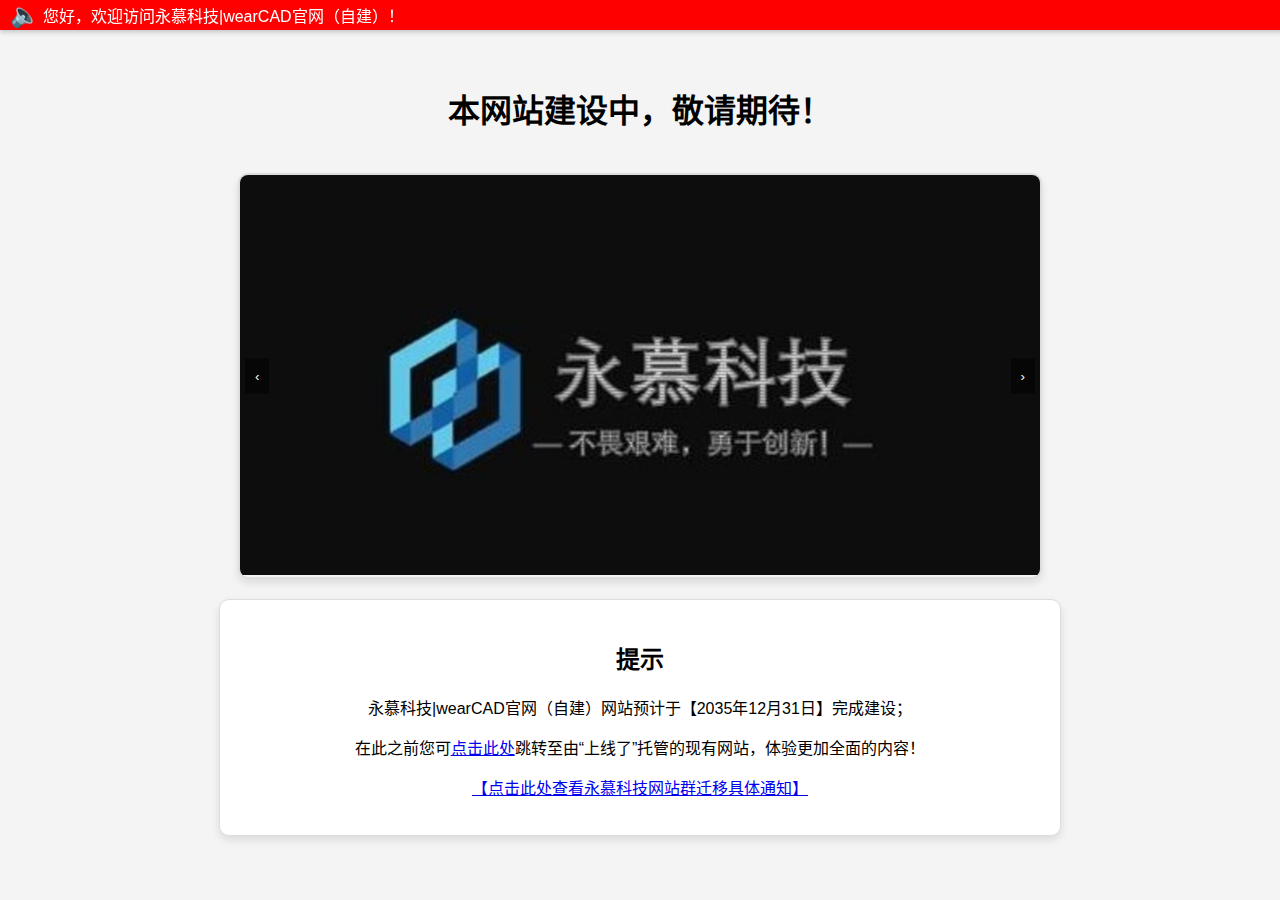
<file: wearCAD官网（自建）.html>
<!DOCTYPE html>  
<html lang="zh-CN">  
<head>  
    <meta charset="UTF-8">  
    <meta name="viewport" content="width=device-width, initial-scale=1.0">  
    <title>【建设中】永慕科技|wearCAD官网（自建）</title>  
    <link rel="stylesheet" href="wearCAD-styles.css">  
</head>  
<body>  
    <header>  
        <h1>本网站建设中，敬请期待！</h1>  
    </header>  
  <style>  
        /* 在这里添加你的CSS样式 */  
        .notification-bar {  
    position: fixed;  
    top: 0;  
    left: 0;  
    width: 100%;  
    z-index: 1000; /* 确保在其他内容之上 */
    height: 30px; /* 假设通知栏高度为30px */  
    background-color: #f00; /* 红色背景 */  
    color: #fff; /* 白色文字 */  
    padding: 0 10px;  
    display: flex;  
    align-items: center;  
    box-shadow: 0 2px 5px rgba(0,0,0,0.2);  
}  
  
.icon-container {  
    margin-right: 3px;  
    font-size: 24px; /* 喇叭图标大小 */  
}  
  
.scrolling-text {  
    flex-grow: 1;  
    overflow: hidden;  
    white-space: nowrap;  
    box-sizing: border-box;  
    animation: scrollText 12s linear infinite; /* 滚动动画 */  
   }  
  
@keyframes scrollText {  
    from {  
        transform: translateX(100%);  
    }  
    to {  
        transform: translateX(-100%);  
    }  
}  
  
/* 可选：设置自动隐藏的通知文本 */  
.hidden {  
    display: none;  
}
    </style>  
</head>  
<body>
<div class="notification-bar">  
    <div class="icon-container">  
        <span class="icon">🔈</span> <!-- 使用HTML实体编号表示喇叭图标 -->  
    </div>  
<div class="scrolling-text" id="message-container">  
        <!-- 这里可以通过JavaScript动态添加文本 -->  
    </div>  
<script>  
document.addEventListener('DOMContentLoaded', function() {  
    let messages = [  
        { text: "您好，欢迎访问永慕科技|wearCAD官网（自建）！", endTime: new Date('9999-12-31T23:59:59').getTime() }, 
        { text: "不畏艰难，勇于创新！", endTime: new Date('9999-12-31T23:59:59').getTime() },
        { text: "永慕科技网站群新篇待绽，十载江湖再会！", endTime: new Date('2035-12-31T23:59:59').getTime() },
        { text: "💡本网站建设中，详情请见网站提示栏！", endTime: new Date('2035-12-31T23:59:59').getTime() },
        { text: "永慕科技网站群即将迎来2.0时代，敬请期待！", endTime: new Date('2035-12-31T23:59:59').getTime() },  
        { text: "通知栏调试中，如给您带来不好的体验，敬请谅解！", endTime: new Date('9999-12-31T23:59:59').getTime() },  
         ];
    let currentIndex = 0; // 跟踪当前消息索引  
  
function updateMessage() {  
    let foundActive = false; // 标记是否找到并显示了一个未过期的消息  
  
    // 不断尝试找到未过期的消息  
    while (!foundActive && currentIndex < messages.length) {  
        let activeMessage = messages[currentIndex];  
        let now = new Date().getTime(); // 当前时间  
  
        // 检查消息是否未过期  
        if (activeMessage.endTime > now) {  
            document.getElementById('message-container').textContent = activeMessage.text;  
            foundActive = true; // 找到并显示了一个未过期的消息  
        }  
  
        // 如果没有找到未过期的消息，尝试下一个消息  
        currentIndex = (currentIndex + 1) % messages.length;  
  
        // 如果已经回到第一个消息但还没有找到未过期的，重置currentIndex以避免无限循环  
        if (currentIndex === 0 && !foundActive) {  
            currentIndex = 0; // 实际上这里不需要再次设置0，因为循环会从头开始
                       // 你可能想在这里添加一个额外的逻辑来处理没有未过期消息的情况，比如显示一个默认的占位符消息  
            document.getElementById('message-container').textContent = "【目前无消息可通知，请添加新内容！】";  
            break; // 跳出循环  
        }  
    }  
  
    // 注意：这里没有再次增加currentIndex，因为它已经在循环内部处理  
} 
  
    // 每12秒更新一次消息  
    setInterval(updateMessage, 12000);  
  
    // 初始化时立即显示第一个有效消息  
    updateMessage();  
});  
</script>  
</div>

    <section class="carousel">  
        <div class="carousel-inner">  
            <a href="https://yongmukeji.top" class="carousel-item" data-expiry="9999-12-31">  
                <img src="Yongmu Technology Icon - Carousel Chart.jpg" alt="图片1">  
            </a>  
            <a href="#" class="carousel-item" data-expiry="9999-12-31">  
                <img src="Yongmu technology slogan.jpg" alt="图片2">  
            </a>
            <a href="https://mp.weixin.qq.com/s/W9Po9X2B-mSRYRiMBK6duA" class="carousel-item" data-expiry="2035-12-31">  
                <img src="The new chapter of Yongmu Technology website group is waiting to bloom - ten years of rivers and lakes will meet again.jpg" alt="图片3">  
            </a> 
                        <!-- 可以添加更多图片 -->  
        </div>  
        <button class="carousel-btn prev">‹</button>  
        <button class="carousel-btn next">›</button>  
    </section>  
  
    <section class="notification">  
        <h2>提示</h2>  
        <p>永慕科技|wearCAD官网（自建）网站预计于【2035年12月31日】完成建设；</a></p>  
        <p>在此之前您可<a href="https://wearcad.mysxl.cn" target="_blank">点击此处</a>跳转至由“上线了”托管的现有网站，体验更加全面的内容！</p>
        <p><a href="https://yongmukeji.top/%E6%B0%B8%E6%85%95%E7%A7%91%E6%8A%80%E7%BD%91%E7%AB%99%E6%95%B0%E6%8D%AE%E8%BF%81%E7%A7%BB%E9%80%9A%E7%9F%A5.html" target="_blank">【点击此处查看永慕科技网站群迁移具体通知】</a></p>  
  
    </section>  
  
    <script src="wearCAD-script.js"></script>  

</body>  
</html>
</file>
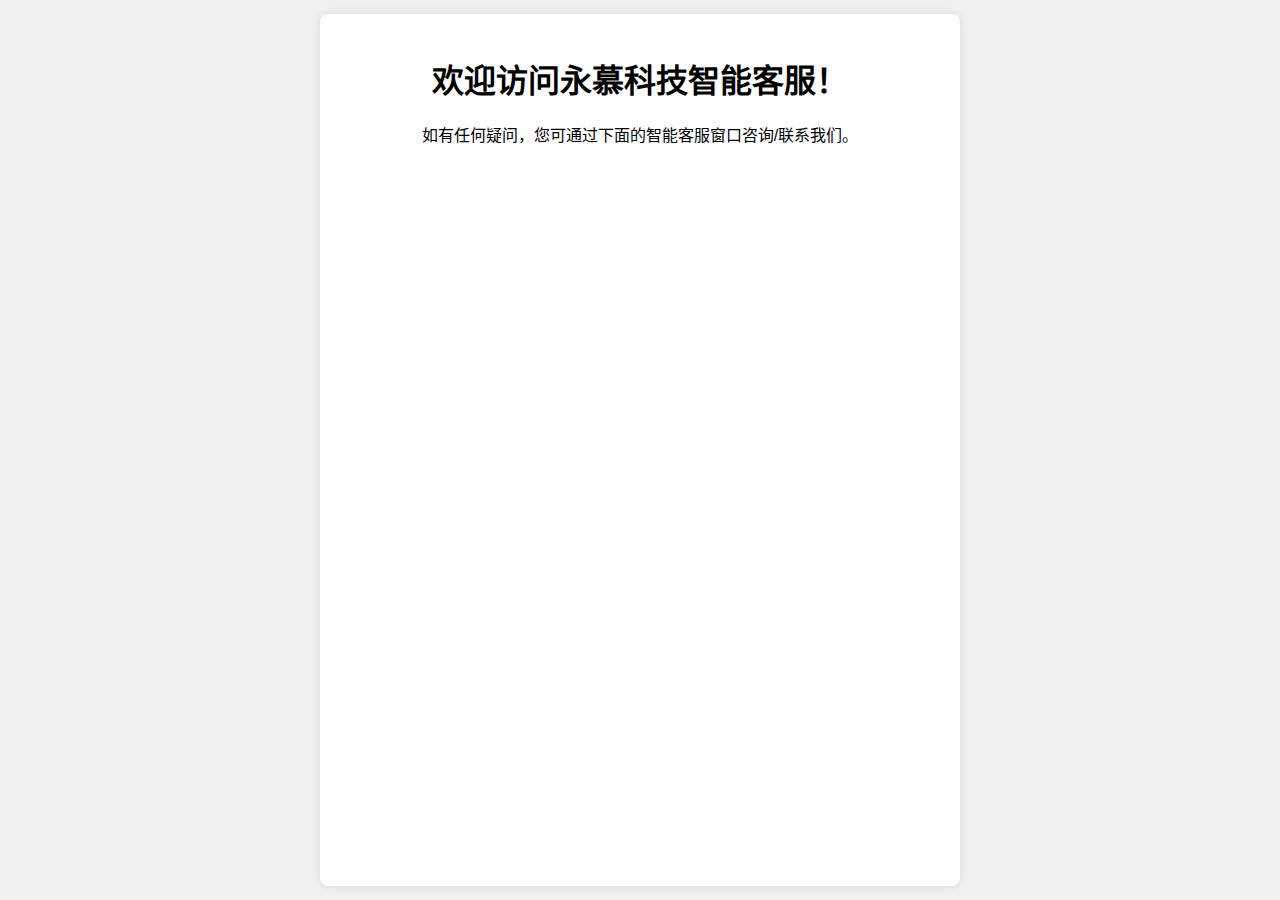
<file: Yongmu technology intelligent customer service.html>
<!DOCTYPE html>
<html lang="zh-CN">
<head>
    <meta charset="UTF-8">
    <meta name="viewport" content="width=device-width, initial-scale=1.0">
    <title>永慕科技智能客服</title>
    <style>
        body {
            font-family: Arial, sans-serif;
            margin: 0;
            padding: 0;
            display: flex;
            flex-direction: column;
            align-items: center;
            justify-content: center;
            height: 100vh;
            background-color: #f0f0f0;
            transition: opacity 1s ease;
        }
        .maintenance-overlay {
            position: fixed;
            top: 0;
            left: 0;
            width: 100%;
            height: 100%;
            background-color: rgba(0, 0, 0, 0.8);
            color: #fff;
            display: flex;
            flex-direction: column;
            align-items: center;
            justify-content: center;
            text-align: center;
            z-index: 9999;
            opacity: 1;
            visibility: visible;
            transition: opacity 1s ease, visibility 1s ease;
        }
        .maintenance-overlay.hidden {
            opacity: 0;
            visibility: hidden;
        }
        .maintenance-message {
            margin-bottom: 20px;
            font-size: calc(16px + 0.8vw); /* 根据屏幕尺寸调整字体大小 */
        }
        .maintenance-link {
            color: #fff;
            text-decoration: underline;
            cursor: pointer;
            font-size: calc(14px + 0.6vw); /* 根据屏幕尺寸调整字体大小 */
        }
        .container {
            width: 90%; /* 使用百分比宽度 */
            max-width: 600px;
            background-color: #fff;
            padding: 20px;
            box-shadow: 0 0 10px rgba(0, 0, 0, 0.1);
            border-radius: 8px;
            text-align: center;
            position: relative; /* Ensure container is above overlay when overlay is hidden */
            z-index: 1; /* Ensure container is above overlay when overlay is hidden */
        }
        iframe {
            width: 100%;
            height: calc(100vh - 200px); /* 根据视口高度调整iframe高度，留出一些空间给标题和描述 */
            border: none;
        }
        @media (max-width: 600px) {
            .maintenance-message {
                font-size: 18px; /* 在小屏幕上使用固定字体大小 */
            }
            .maintenance-link {
                font-size: 16px; /* 在小屏幕上使用固定字体大小 */
            }
            iframe {
                height: calc(100vh - 150px); /* 在小屏幕上调整iframe高度 */
            }
        }
    </style>
</head>
<body>
    <div id="maintenanceOverlay" class="maintenance-overlay">
        <div class="maintenance-message">系统维护中，暂停服务！</div>
        <div class="maintenance-message">维护时间：2024年12月31日00：00—2025年1月1日23：59：59</div>
        <div class="maintenance-link" onclick="goToWebsite()">【点击此处返回官网】</div>
    </div>
    <div class="container" id="mainContainer">
        <h1>欢迎访问永慕科技智能客服！</h1>
        <p>如有任何疑问，您可通过下面的智能客服窗口咨询/联系我们。</p>
        <iframe src="https://chatbot.weixin.qq.com/webapp/xa8pVadXexnpYypLGlFKv3RQONcsq5?robotName=%E6%B0%B8%E6%85%95%E7%A7%91%E6%8A%80%E6%99%BA%E8%83%BD%E5%AE%A2%E6%9C%8D" title="智能客服" id="smartAgentIframe"></iframe>
    </div>

    <script>
        // 设置维护结束的时间戳（毫秒）
        var maintenanceEndTime = new Date('2025-01-01T23:59:59').getTime();

        // 获取当前时间戳（毫秒）
        var now = new Date().getTime();

        // 计算剩余时间（毫秒）
        var timeRemaining = maintenanceEndTime - now;

        // 如果当前时间已经过了维护结束时间，则隐藏维护层
        if (timeRemaining <= 0) {
            document.getElementById('maintenanceOverlay').classList.add('hidden');
        } else {
            // 否则，设置一个定时器在维护结束时隐藏维护层
            setTimeout(function() {
                document.getElementById('maintenanceOverlay').classList.add('hidden');
            }, timeRemaining);
        }

        // 函数：点击链接后跳转到官网
        function goToWebsite() {
            window.location.href = 'https://yongmukeji.top'; // 替换为你的官网URL
        }
    </script>
</body>
</html>
</file>
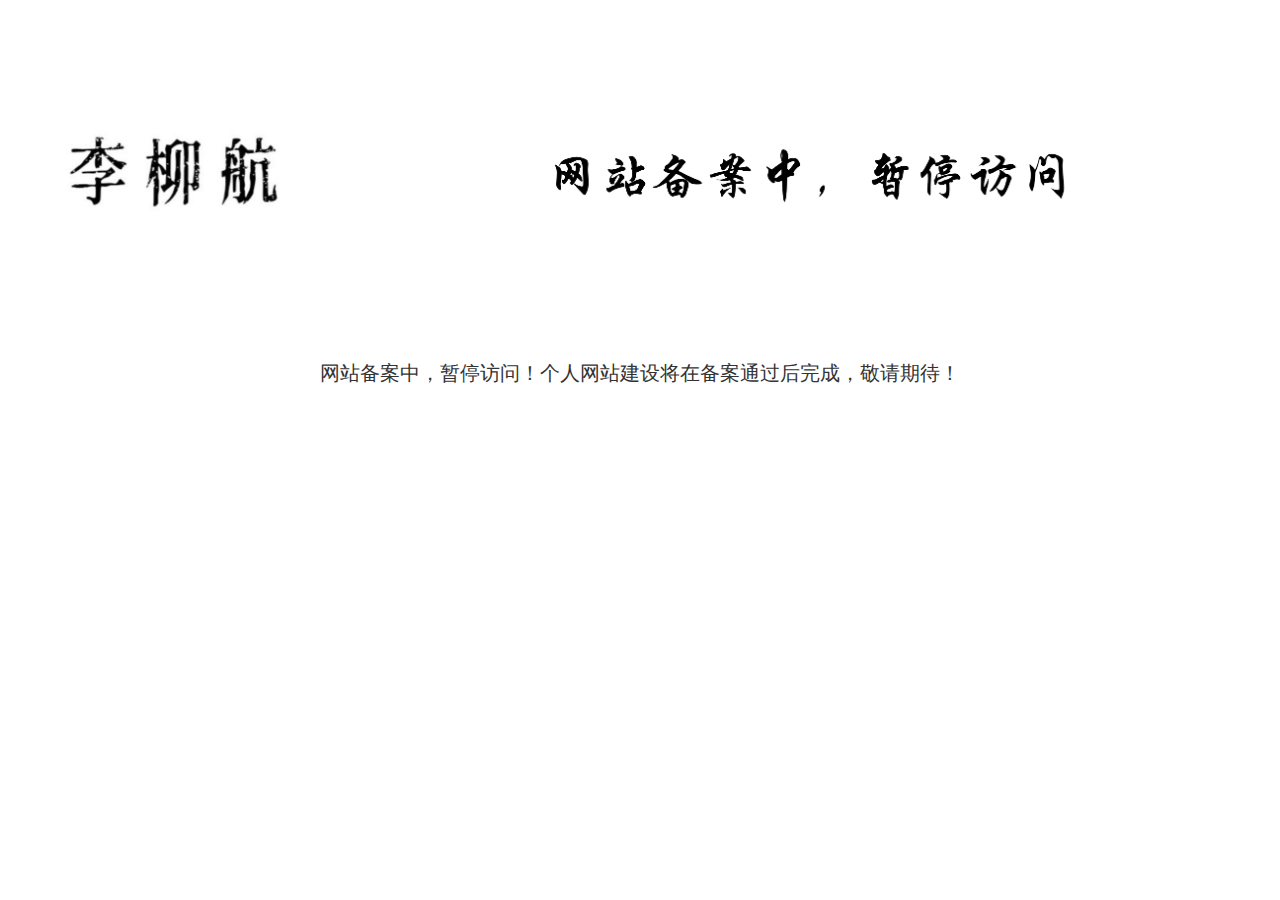
<file: 备案中提示.html>
<!DOCTYPE html>  
<html lang="zh">  
<head>  
    <meta charset="UTF-8">  
    <meta name="viewport" content="width=device-width, initial-scale=1.0">  
    <title>网站备案中</title>  
    <style>  
        /* 为图片添加样式（可选） */  
        .website-image {  
            width: 100%; /* 或固定宽度，如 width: 300px; */  
            height: auto; /* 保持图片比例 */  
            display: block; /* 避免图片下方出现空隙 */  
            margin: 0 auto; /* 水平居中图片 */  
        }  
  
        /* 为下方的文字添加样式（可选） */  
        .notice {  
            text-align: center; /* 文字居中 */  
            margin-top: 30px; /* 与图片之间留点空隙 */  
            font-size: 20px; /* 字体大小 */  
            color: #333; /* 字体颜色 */  
        }  
    </style>  
</head>  
<body>  
  
<img src="备案中提示.png" alt="网站封面" class="website-image">  
<p class="notice">网站备案中，暂停访问！个人网站建设将在备案通过后完成，敬请期待！</p>  
  
</body>  
</html>
</file>
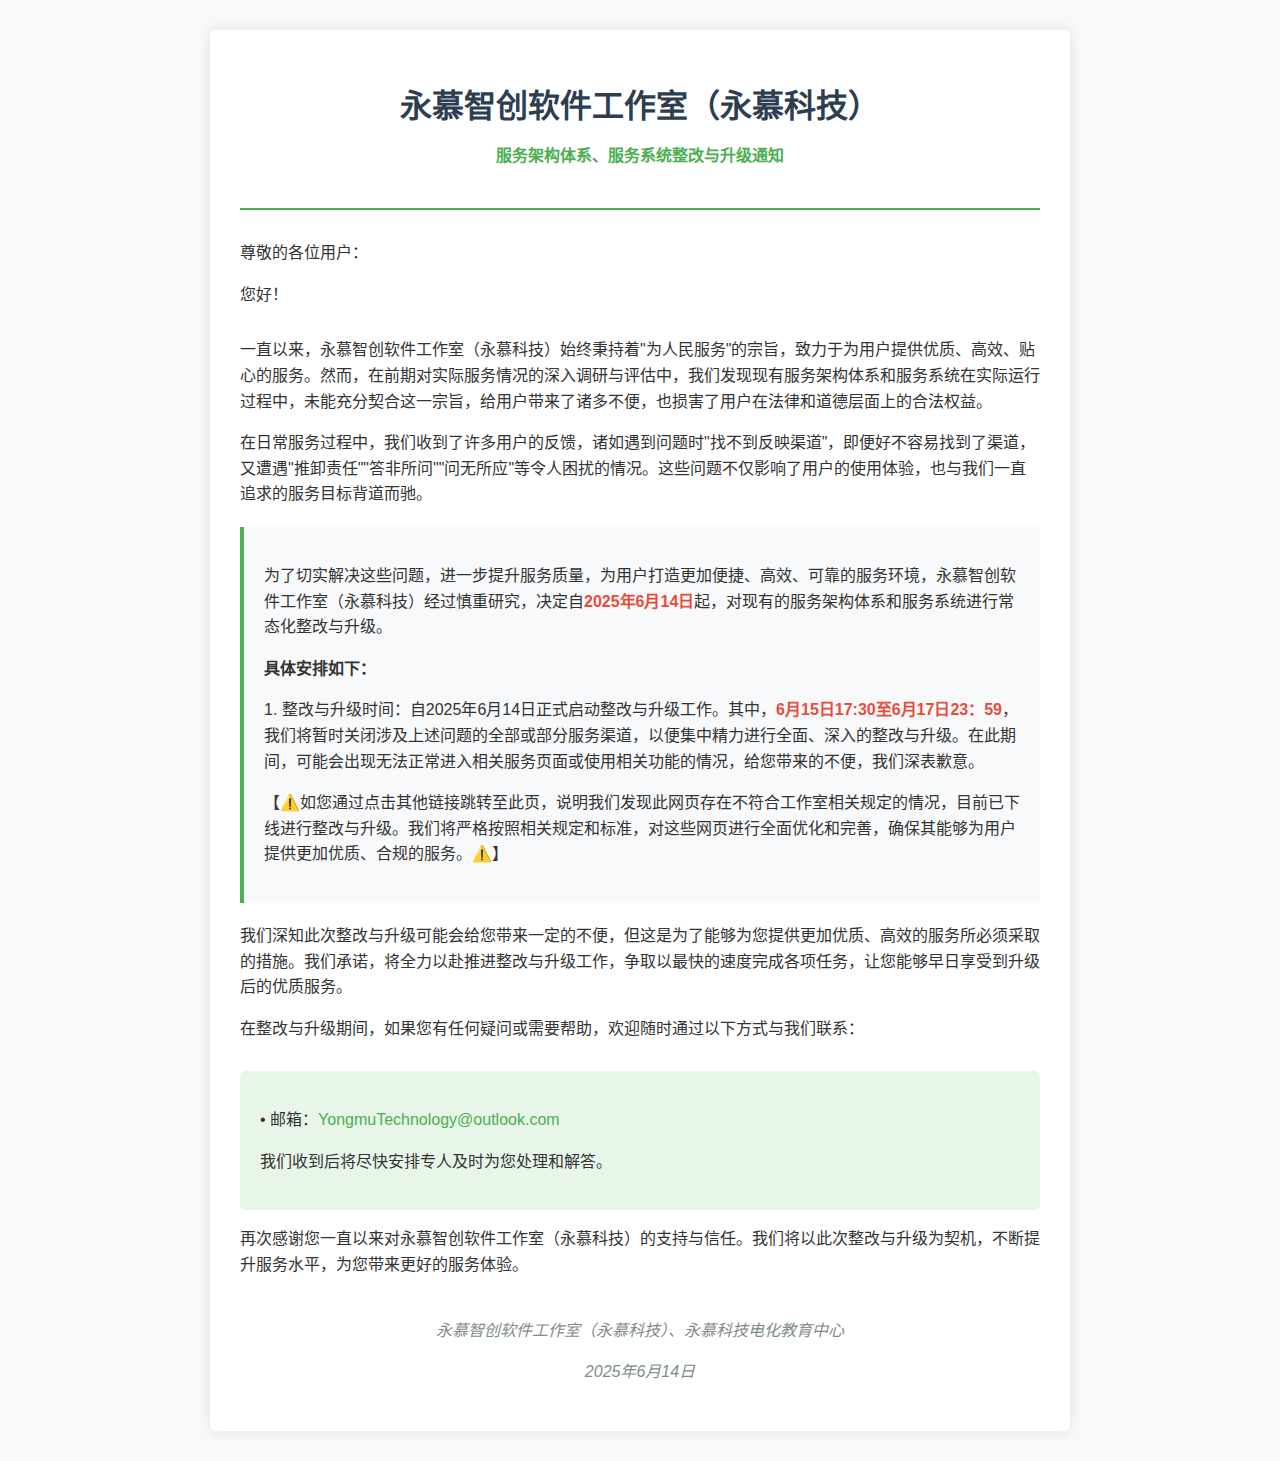
<file: 整改、升级通知.html>
<!DOCTYPE html>
<html lang="zh-CN">
<head>
    <meta charset="UTF-8">
    <meta name="viewport" content="width=device-width, initial-scale=1.0">
    <title>永慕科技服务整改、升级通知</title>
    <style>
        body {
            font-family: 'Microsoft YaHei', Arial, sans-serif;
            line-height: 1.6;
            margin: 0;
            padding: 0;
            color: #333;
            background-color: #f9f9f9;
        }
        
        .container {
            max-width: 800px;
            margin: 30px auto;
            background-color: white;
            padding: 30px;
            box-shadow: 0 0 15px rgba(0,0,0,0.1);
            border-radius: 5px;
        }
        
        header {
            text-align: center;
            margin-bottom: 30px;
            border-bottom: 2px solid #4CAF50;
            padding-bottom: 20px;
        }
        
        h1 {
            color: #2c3e50;
            margin-bottom: 10px;
        }
        
        .subtitle {
            font-weight: bold;
            color: #4CAF50;
            margin-bottom: 20px;
        }
        
        .salutation {
            margin-bottom: 30px;
        }
        
        .content {
            margin-bottom: 30px;
        }
        
        .notice-box {
            background-color: #f8f9fa;
            border-left: 4px solid #4CAF50;
            padding: 20px;
            margin: 20px 0;
        }
        
        .contact-info {
            background-color: #e8f5e9;
            padding: 20px;
            border-radius: 5px;
            margin-top: 30px;
        }
        
        .footer {
            margin-top: 40px;
            text-align: center;
            font-style: italic;
            color: #7f8c8d;
        }
        
        .highlight {
            color: #e74c3c;
            font-weight: bold;
        }
    </style>
</head>
<body>
    <div class="container">
        <header>
            <h1>永慕智创软件工作室（永慕科技）</h1>
            <div class="subtitle">服务架构体系、服务系统整改与升级通知</div>
        </header>
        
        <div class="salutation">
            <p>尊敬的各位用户：</p>
            <p>您好！</p>
        </div>
        
        <div class="content">
            <p>一直以来，永慕智创软件工作室（永慕科技）始终秉持着"为人民服务"的宗旨，致力于为用户提供优质、高效、贴心的服务。然而，在前期对实际服务情况的深入调研与评估中，我们发现现有服务架构体系和服务系统在实际运行过程中，未能充分契合这一宗旨，给用户带来了诸多不便，也损害了用户在法律和道德层面上的合法权益。</p>
            
            <p>在日常服务过程中，我们收到了许多用户的反馈，诸如遇到问题时"找不到反映渠道"，即便好不容易找到了渠道，又遭遇"推卸责任""答非所问""问无所应"等令人困扰的情况。这些问题不仅影响了用户的使用体验，也与我们一直追求的服务目标背道而驰。</p>
            
            <div class="notice-box">
                <p>为了切实解决这些问题，进一步提升服务质量，为用户打造更加便捷、高效、可靠的服务环境，永慕智创软件工作室（永慕科技）经过慎重研究，决定自<span class="highlight">2025年6月14日</span>起，对现有的服务架构体系和服务系统进行常态化整改与升级。</p>
                
                <p><strong>具体安排如下：</strong></p>
                <p>1. 整改与升级时间：自2025年6月14日正式启动整改与升级工作。其中，<span class="highlight">6月15日17:30至6月17日23：59</span>，我们将暂时关闭涉及上述问题的全部或部分服务渠道，以便集中精力进行全面、深入的整改与升级。在此期间，可能会出现无法正常进入相关服务页面或使用相关功能的情况，给您带来的不便，我们深表歉意。</p>
                
                <p>【⚠️如您通过点击其他链接跳转至此页，说明我们发现此网页存在不符合工作室相关规定的情况，目前已下线进行整改与升级。我们将严格按照相关规定和标准，对这些网页进行全面优化和完善，确保其能够为用户提供更加优质、合规的服务。⚠️】</p>
            </div>
            
            <p>我们深知此次整改与升级可能会给您带来一定的不便，但这是为了能够为您提供更加优质、高效的服务所必须采取的措施。我们承诺，将全力以赴推进整改与升级工作，争取以最快的速度完成各项任务，让您能够早日享受到升级后的优质服务。</p>
            
            <p>在整改与升级期间，如果您有任何疑问或需要帮助，欢迎随时通过以下方式与我们联系：</p>
            
            <div class="contact-info">
                <p>• 邮箱：<a href="mailto:YongmuTechnology@outlook.com" style="color: #4CAF50; text-decoration: none;">YongmuTechnology@outlook.com</a></p>
                <p>我们收到后将尽快安排专人及时为您处理和解答。</p>
            </div>
            
            <p>再次感谢您一直以来对永慕智创软件工作室（永慕科技）的支持与信任。我们将以此次整改与升级为契机，不断提升服务水平，为您带来更好的服务体验。</p>
        </div>
        
        <div class="footer">
            <p>永慕智创软件工作室（永慕科技）、永慕科技电化教育中心</p>
            <p>2025年6月14日</p>
        </div>
    </div>
</body>
</html>
</file>
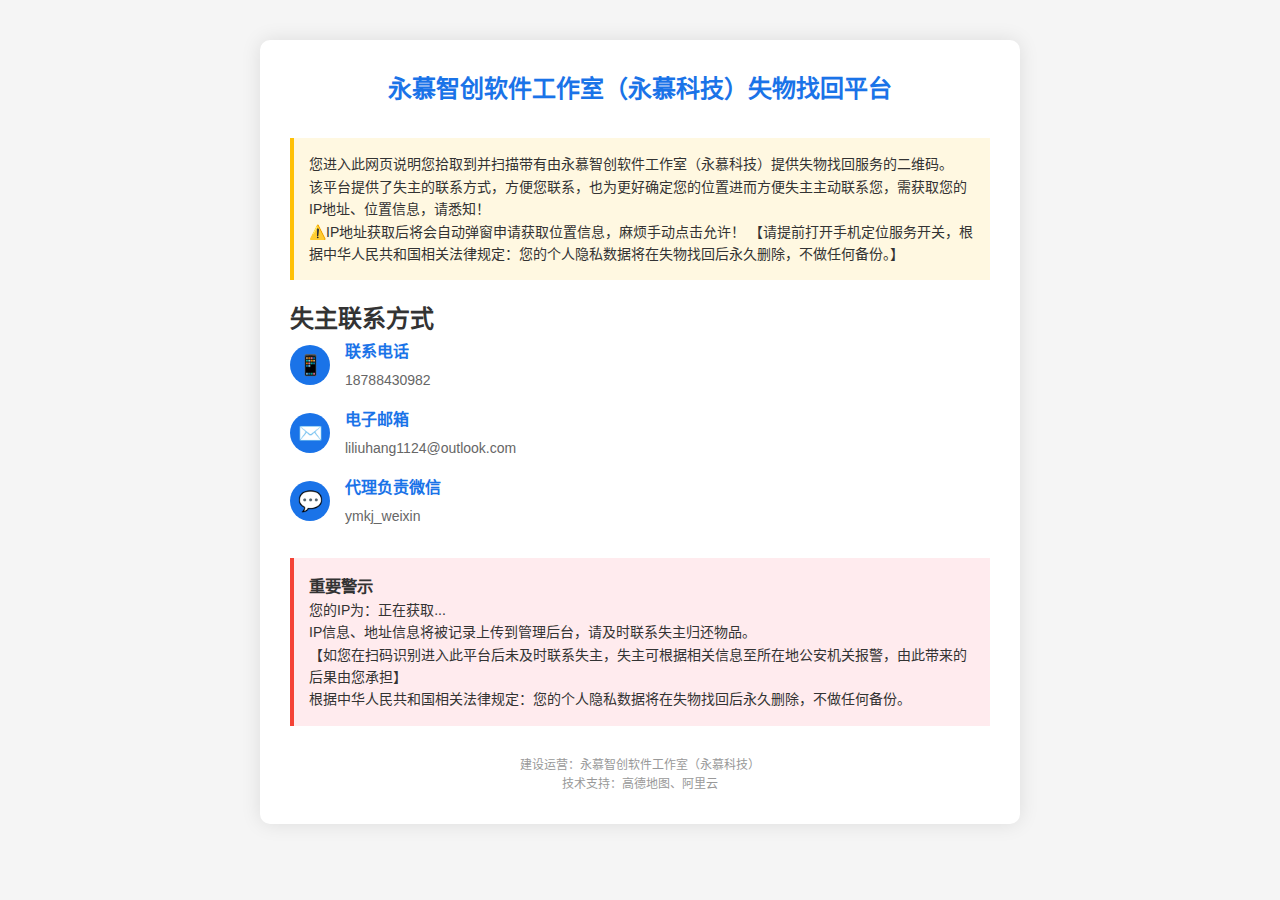
<file: 永慕智创软件工作室（永慕科技）丢失物品找回平台.html>
<!DOCTYPE html> 
<html lang="zh-CN"> 
<head> 
 <meta charset="UTF-8"> 
 <meta name="viewport" content="width=device-width, initial-scale=1.0"> 
 <title>失物找回平台 - 永慕智创软件工作室（永慕科技）</title> 
 <style> 
 * { 
  margin: 0; 
  padding: 0; 
  box-sizing: border-box; 
  font-family: 'PingFang SC', 'Microsoft YaHei', sans-serif; 
 } 
 
 body { 
  background-color: #f5f5f5; 
  color: #333; 
  line-height: 1.6; 
  padding: 20px; 
  max-width: 800px; 
  margin: 0 auto; 
 } 
 
 .container { 
  background-color: #fff; 
  border-radius: 10px; 
  box-shadow: 0 0 20px rgba(0, 0, 0, 0.1); 
  padding: 30px; 
  margin-top: 20px; 
 } 
 
 h1 { 
  color: #1a73e8; 
  text-align: center; 
  margin-bottom: 30px; 
  font-size: 24px; 
 } 
 
 .notice { 
  background-color: #fff8e1; 
  border-left: 4px solid #ffc107; 
  padding: 15px; 
  margin-bottom: 20px; 
  font-size: 14px; 
 } 
 
 .contact-info { 
  margin-bottom: 30px; 
 } 
 
 .contact-item { 
  display: flex; 
  align-items: center; 
  margin-bottom: 15px; 
 } 
 
 .contact-icon { 
  width: 40px; 
  height: 40px; 
  background-color: #1a73e8; 
  border-radius: 50%; 
  display: flex; 
  align-items: center; 
  justify-content: center; 
  color: white; 
  margin-right: 15px; 
  font-size: 20px; 
 } 
 
 .contact-detail { 
  flex: 1; 
 } 
 
 .contact-detail h3 { 
  color: #1a73e8; 
  margin-bottom: 5px; 
  font-size: 16px; 
 } 
 
 .contact-detail p { 
  color: #666; 
  font-size: 14px; 
 } 
 
 .warning { 
  background-color: #ffebee; 
  border-left: 4px solid #f44336; 
  padding: 15px; 
  margin-bottom: 20px; 
  font-size: 14px; 
 } 
 
 .footer { 
  text-align: center; 
  margin-top: 30px; 
  font-size: 12px; 
  color: #999; 
 } 
 
 .ip-display { 
  margin-top: 20px; 
  padding: 15px; 
  background-color: #e8f5e9; 
  border-left: 4px solid #4caf50; 
  font-size: 14px; 
 } 
 
 @media (max-width: 600px) { 
  .container { 
   padding: 20px; 
  } 
 
  h1 { 
   font-size: 20px; 
  } 
 } 
 </style> 
</head> 
<body> 
 <div class="container"> 
  <h1>永慕智创软件工作室（永慕科技）失物找回平台</h1> 
 
  <div class="notice"> 
   您进入此网页说明您拾取到并扫描带有由永慕智创软件工作室（永慕科技）提供失物找回服务的二维码。<br> 
   该平台提供了失主的联系方式，方便您联系，也为更好确定您的位置进而方便失主主动联系您，需获取您的IP地址、位置信息，请悉知！<br>
   ⚠️IP地址获取后将会自动弹窗申请获取位置信息，麻烦手动点击允许！
   【请提前打开手机定位服务开关，根据中华人民共和国相关法律规定：您的个人隐私数据将在失物找回后永久删除，不做任何备份。】 
  </div> 
 
  <div class="contact-info"> 
   <h2>失主联系方式</h2> 
   <div class="contact-item"> 
    <div class="contact-icon">📱</div> 
    <div class="contact-detail"> 
     <h3>联系电话</h3> 
     <p>18788430982</p> 
    </div> 
   </div> 
   <div class="contact-item"> 
    <div class="contact-icon">✉️</div> 
    <div class="contact-detail"> 
     <h3>电子邮箱</h3> 
     <p>liliuhang1124@outlook.com</p> 
    </div> 
   </div> 
   <div class="contact-item"> 
    <div class="contact-icon">💬</div> 
    <div class="contact-detail"> 
     <h3>代理负责微信</h3> 
     <p>ymkj_weixin</p> 
    </div> 
   </div> 
  </div> 
 
  <div class="warning"> 
   <h3>重要警示</h3> 
   <p>您的IP为：<span id="user-ip">正在获取...</span></p> 
   <p>IP信息、地址信息将被记录上传到管理后台，请及时联系失主归还物品。</p> 
   <p>【如您在扫码识别进入此平台后未及时联系失主，失主可根据相关信息至所在地公安机关报警，由此带来的后果由您承担】</p> 
   <p>根据中华人民共和国相关法律规定：您的个人隐私数据将在失物找回后永久删除，不做任何备份。</p> 
  </div> 
 
  <div class="ip-display" id="location-info" style="display: none;"> 
   <h3>位置信息</h3> 
   <p>您的位置信息：<span id="user-location">正在获取位置...</span></p> 
   <p>详细地址：<span id="user-address">正在获取详细地址...</span></p>
   <p>我们已记录此信息并通知失主，烦请您优先通过以上联系方式联系失主。</p> 
  </div> 
 
  <div class="footer"> 
   建设运营：永慕智创软件工作室（永慕科技）<div>技术支持：高德地图、阿里云
  </div> 
 </div> 

<div id="container"></div> 
<script type="text/javascript"> 
 window._AMapSecurityConfig = { 
  securityJsCode: "6655b8ddcef38eb7dcfc6b4ec649cedd", 
 };//如您非永慕智创软件工作室（永慕科技）员工，严禁滥用securityJsCode，否则将负法律责任！ 
</script> 
<script 
 type="text/javascript" 
 src="https://webapi.amap.com/maps?v=2.0&key=197ddb697c7ee953ddd1e0472d95b201" 
></script> 
<script type="text/javascript"> 
 var map = new AMap.Map("container", { 
  zoom: 12, 
 }); 
</script> 
 <script> 
 // 显示初始弹窗提示 
 alert("您进入此网页说明您拾取到并扫描带有由永慕智创软件工作室（永慕科技）提供失物找回服务的二维码。\n为更好确定您的位置进而方便失主联系您，需获取您的IP地址、位置信息，请提前打开手机定位服务开关！\n⚠️IP地址获取后将会自动弹窗申请获取位置信息，麻烦手动点击允许！\n\n【根据中华人民共和国相关法律规定：您的个人隐私数据将在失物找回后永久删除，不做任何备份。】"); 
 
 // 第一次确认定位服务 
 if (!confirm("【第一次提醒】请确定已打开手机定位服务，确保正确获取所需信息。\n确认打开手机定位服务后再点击确定。")) { 
  alert("请先开启定位服务后再刷新页面重试！"); 
  throw new Error("定位服务未开启"); 
 } 
 
 // 第二次确认定位服务 
 if (!confirm("【第二次提醒】请再次确认：请确保已打开手机定位服务。\n点击确定继续获取位置信息。\n⚠️IP地址获取后将会自动弹窗申请获取位置信息，麻烦手动点击允许！")) { 
  alert("请先开启定位服务后再刷新页面重试！"); 
  throw new Error("定位服务未确认开启"); 
 } 
 
 // 获取IP地址（使用ip-api.com）
 function getIPAddress(callback) {
  fetch('http://ip-api.com/json/')
    .then(response => response.json())
    .then(data => {
      if (data.status === 'success') {
        callback(data.query); // 返回IP地址
      } else {
        console.error('获取IP地址失败:', data.message);
        callback('无法获取IP地址');
      }
    })
    .catch(error => {
      console.error('获取IP地址失败:', error);
      callback('无法获取IP地址');
    });
 }
 
 // 使用高德地图API获取位置信息和详细地址
 function getAMapLocationAndAddress(callback) { 
  return new Promise((resolve, reject) => { 
   // 设置5秒超时
   const timeout = setTimeout(() => { 
    reject(new Error('获取位置信息超时')); 
   }, 5000); 
   
   AMap.plugin('AMap.Geolocation', function() { 
    const geolocation = new AMap.Geolocation({ 
     enableHighAccuracy: true, 
     timeout: 10000, 
     position: 'RB' 
    }); 
    
    geolocation.getCurrentPosition(function(status, result) { 
     clearTimeout(timeout); 
     
     if (status === 'complete') { 
      const { position } = result; 
      const locationStr = `纬度: ${position.lat}, 经度: ${position.lng}`; 
      
      // 使用高德地图反向地理编码API获取详细地址
      AMap.plugin('AMap.Geocoder', function() {
       const geocoder = new AMap.Geocoder({
        radius: 1000, // 设置查询范围，单位米
        extensions: "all" // 返回地址描述和行政区划信息
       });
       
       geocoder.getAddress(position, function(status, result) {
        if (status === 'complete' && result.regeocode) {
         const address = result.regeocode.formattedAddress;
         callback(locationStr, address);
         resolve({ location: locationStr, address: address });
        } else {
         console.error('获取详细地址失败:', result.message);
         callback(locationStr, '无法获取详细地址');
         reject(new Error(result.message));
        }
       });
      });
     } else { 
      console.error('高德地图获取位置失败:', result.message); 
      callback('无法获取精确位置信息', '无法获取详细地址'); 
      reject(new Error(result.message)); 
     } 
    }); 
   }); 
  }); 
 } 
 
 // 发送邮件到指定邮箱（通过后端API）
 function sendEmail(ip, location, address) {
  const recipient = 'liliuhang1124@outlook.com'; 
  const emailData = {
    ip: ip,
    location: location,
    address: address,
    recipient: recipient
  };

  // 发送请求到后端API
  fetch('https://yongmukeji.top/send-email?IP&location=&address&recipient', { // 替换为你的后端API URL
    method: 'POST',
    headers: {
      'Content-Type': 'application/json',
    },
    body: JSON.stringify(emailData)
  })
  .then(response => response.json())
  .then(data => console.log('邮件发送结果:', data))
  .catch(error => console.error('邮件发送失败:', error));
 } 
 
 // 页面加载时执行
 document.addEventListener('DOMContentLoaded', function() { 
  // 获取IP地址
  getIPAddress(ip => { 
   document.getElementById('user-ip').textContent = ip; 
   
   // 0秒后获取位置信息和详细地址
   setTimeout(() => { 
    getAMapLocationAndAddress((location, address) => { 
     document.getElementById('user-location').textContent = location; 
     document.getElementById('user-address').textContent = address; 
     document.getElementById('location-info').style.display = 'block'; 
     
     // 发送邮件
     sendEmail(ip, location, address); 
    }).catch(error => { 
     console.error('获取位置信息或详细地址失败:', error); 
     document.getElementById('user-location').textContent = '获取位置信息失败'; 
     document.getElementById('user-address').textContent = '获取详细地址失败'; 
     document.getElementById('location-info').style.display = 'block'; 
     
     // 即使位置或详细地址获取失败也发送通知邮件（仅IP）
     sendEmail(ip, '无法获取位置信息', '无法获取详细地址'); 
    }); 
   }, 0000); 
  }); 
 }); 
 </script> 
</body> 
</html>
</file>
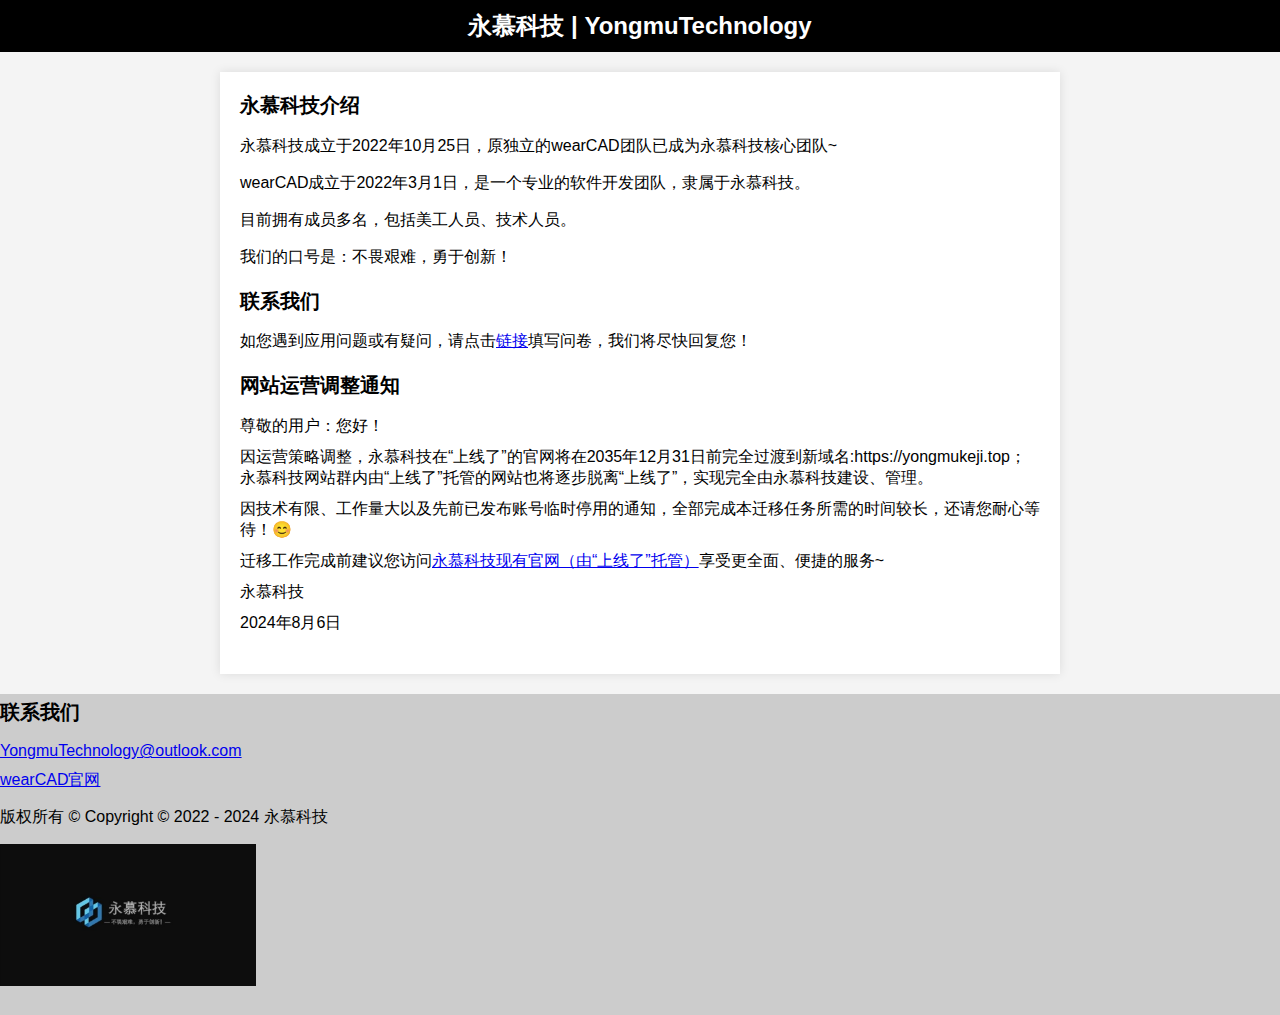
<file: 永慕科技官网（自建）.html>
<!DOCTYPE html>  
<html lang="zh">  
<head>  
    <meta charset="UTF-8">  
    <meta name="viewport" content="width=device-width, initial-scale=1.0">  
    <title>永慕科技官网（自建）</title>  
    <style>  
        body {  
            font-family: Arial, sans-serif;  
            margin: 0;  
            padding: 0;  
            background-color: #f4f4f4;  
        }  
  
        .header {  
            background-color: #000;  
            color: #fff;  
            padding: 10px 0;  
            text-align: center;  
        }  
  
        .header h1 {  
            margin: 0;  
            font-size: 24px;  
        }  
  
        .content {  
            padding: 20px;  
            max-width: 800px;  
            margin: 20px auto;  
            background-color: #fff;  
            box-shadow: 0 0 10px rgba(0, 0, 0, 0.1);  
        }  
  
        .section {  
            margin-bottom: 20px;  
        }  
  
        .section h2 {  
            font-size: 20px;  
            margin-top: 0;  
        }  
  
        .team-info {  
            list-style: none;  
            padding: 0;  
        }  
  
        .team-info li {  
            margin-bottom: 10px;  
        }  
  
        /* 设置所有链接的默认颜色为黑色 */  
.footer {  
    background-color: #cccccc; /* 使用十六进制颜色码设置灰色背景 */  
    /* 其他样式，如文本颜色、内边距、外边距等 */  
    color: black; /* 设置文本颜色为黑色色，以便在灰色背景上清晰可见 */  
    text-align: center; /* 文本居中显示（可选） */  
    padding: 5px 0; /* 上下内边距为5px，左右内边距为0（可选） */  
}
.footer a:visited {  
    color: blue; /* 已访问链接的颜色 */  
}  
  
.footer a:hover {  
    color: #f0f0f0; /* 鼠标悬停时的颜色（可选，稍微变亮一点以提供反馈） */  
    text-decoration: underline; /* 可选，鼠标悬停时添加下划线 */  
}  
  
.footer a:active {  
    color: white; /* 激活（点击）时的颜色 */  
}
    .footer .footer-logo {  
        /* 为图片设置样式 */  
        max-width: 20%; /* 限制图片最大宽度为容器宽度的20% */  
        height: auto; /* 高度自适应 */  
        margin-right: 10px; /* 右边距，以便与文本保持一定距离 */  
    }  
  
    .footer .footer-text {  
        /* 文本容器的样式（可选，用于更精细的控制） */  
        flex: 1; /* 文本占据剩余空间 */  
        text-align: left; /* 将文本对齐方式改为左对齐，以适应新布局 */  
    }  
  
    /* 响应式设计，可选 */  
    @media (max-width: 600px) {  
        .footer .footer-logo {  
            max-width: 65px; /* 在小屏幕上限制图片最大宽度为65px */  
            margin-right: 5px; /* 减少右边距 */  
        }  
  
        .footer .footer-text {  
            text-align: center; /* 在小屏幕上将文本居中显示 */  
        }  
  
        .footer {  
            flex-direction: column; /* 在小屏幕上将布局改为列布局 */  
            align-items: flex-start; /* 文本和图片垂直排列，从顶部开始 */  
        }  
        .center-image {  
            display: block;  
            margin-left: auto;  
            margin-right: auto;  
            width: 50%; /* 或具体像素值，根据需要调整 */  
        }  
    }  
    </style>  
</head>  
<body>  
    <div class="header">  
        <h1>永慕科技 | YongmuTechnology</h1>  
    </div>  
  
    <div class="content">  
        <div class="section">  
            <h2>永慕科技介绍</h2>  
            <p>永慕科技成立于2022年10月25日，原独立的wearCAD团队已成为永慕科技核心团队~</p>  
            <p>wearCAD成立于2022年3月1日，是一个专业的软件开发团队，隶属于永慕科技。</p>  
            <p>目前拥有成员多名，包括美工人员、技术人员。</p>
            <p>我们的口号是：不畏艰难，勇于创新！</p>
        </div>  
  
        <div class="section">  
            <h2>联系我们</h2>  
            <ul class="team-info">  
                <li>如您遇到应用问题或有疑问，请点击<a href="https://www.wjx.cn/vm/rMkXPNn.aspx" target="_blank">链接</a>填写问卷，我们将尽快回复您！</li>  
            </ul>  
        </div>  
  
        <div class="section">  
            <h2>网站运营调整通知</h2>  
            <ul class="team-info">  
            <li>尊敬的用户：您好！</li>
            <li>因运营策略调整，永慕科技在“上线了”的官网将在2035年12月31日前完全过渡到新域名:https://yongmukeji.top；永慕科技网站群内由“上线了”托管的网站也将逐步脱离“上线了”，实现完全由永慕科技建设、管理。</li>
            <li>因技术有限、工作量大以及先前已发布账号临时停用的通知，全部完成本迁移任务所需的时间较长，还请您耐心等待！😊</li>
            <li>迁移工作完成前建议您访问<a href="https://ymkj.mysxl.cn" target="_blank">永慕科技现有官网（由“上线了”托管）</a>享受更全面、便捷的服务~</li>
            <li>永慕科技</li>
            <li>2024年8月6日</li>
        </div>  
    </div>  
  
    <div class="footer">
    <div class="footer-text">  
        <div class="section">  
            <h2>联系我们</h2>  
            <ul class="team-info">  
                <li><a href="mailto:YongmuTechnology@outlook.com">YongmuTechnology@outlook.com</a></li>  
                <li><a href="https://wearcad.mysxl.cn" target="_blank">wearCAD官网</a></li>  
            </ul>  
            <p>版权所有 &copy; Copyright © 2022 - 2024 永慕科技</p>  
            <img src="永慕科技.jpg" alt="永慕科技Logo" class="footer-logo">  
        </div>  
    </div>  
</div>
</body>  
</html>
</file>
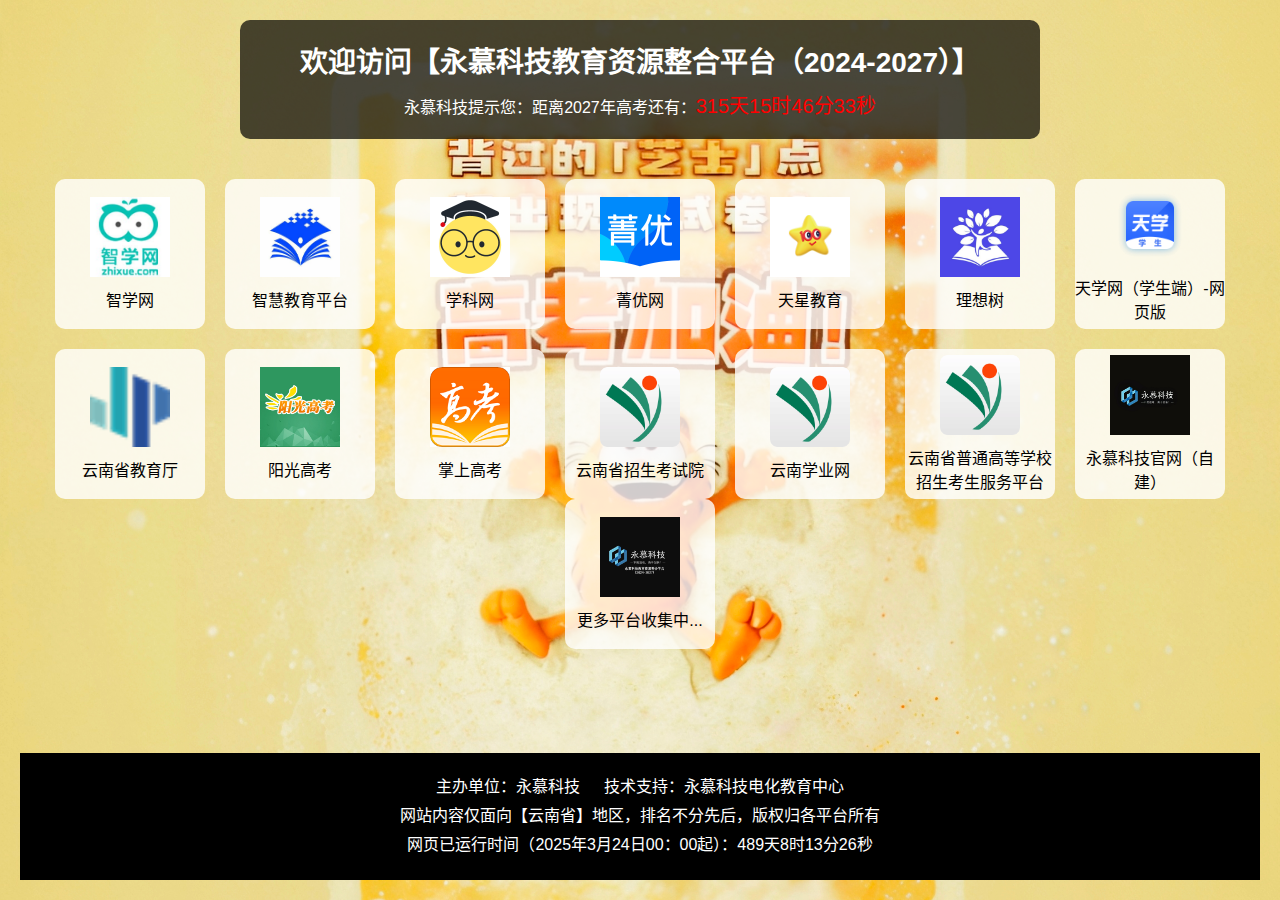
<file: 永慕科技教育资源整合平台（2024-2027）.html>
<!DOCTYPE html>
<html lang="zh-CN">
<head>
    <meta charset="UTF-8">
    <meta name="viewport" content="width=device-width, initial-scale=1.0">
    <title>永慕科技教育资源整合平台（2024-2027）</title>
    <style>
        * {
            margin: 0;
            padding: 0;
            box-sizing: border-box;
        }

        body {
            font-family: Arial, sans-serif;
            background: url('jfm.jpg') no-repeat center center/cover;
            color: white;
            display: flex;
            flex-direction: column;
            align-items: center;
            justify-content: center;
            min-height: 100vh;
            padding: 20px;
        }

        .overlay {
            width: 100%;
            max-width: 800px;
            background: rgba(0, 0, 0, 0.7);
            padding: 20px;
            border-radius: 10px;
            text-align: center;
            margin-bottom: 40px;
        }

        .overlay h1 {
            font-size: 28px;
            margin-bottom: 10px;
        }

        .overlay .countdown {
            font-size: 20px;
            color: red;
        }

        .platform-container {
            display: flex;
            flex-wrap: wrap;
            gap: 20px;
            justify-content: center;
        }

        .platform-box {
            width: 150px;
            height: 150px;
            background: rgba(255, 255, 255, 0.8);
            border-radius: 10px;
            display: flex;
            flex-direction: column;
            align-items: center;
            justify-content: center;
            text-align: center;
            cursor: pointer;
            transition: transform 0.3s;
        }

        .platform-box:hover {
            transform: scale(1.05);
        }

        .platform-box img {
            width: 80px;
            height: 80px;
            margin-bottom: 10px;
        }

        .platform-box span {
            font-size: 16px;
            color: black;
        }

        footer {
            margin-top: auto;
            width: 100%;
            background: black;
            color: white;
            text-align: center;
            padding: 20px;
        }

        footer p {
            margin: 5px 0;
        }
    </style>
</head>
<body>
    <div class="overlay">
        <h1>欢迎访问【永慕科技教育资源整合平台（2024-2027）】</h1>
        <p>永慕科技提示您：距离2027年高考还有：<span class="countdown" id="countdown"></span></p>
    </div>

    <div class="platform-container">
        <div class="platform-box" onclick="window.location.href='https://www.zhixue.com'">
            <img src="zhixue.png" alt="智学网">
            <span>智学网</span>
        </div>
        <div class="platform-box" onclick="window.location.href='https://www.smartedu.cn'">
            <img src="gjzhjypt.jpg" alt="智慧教育平台">
            <span>智慧教育平台</span>
        </div>
        <div class="platform-box" onclick="window.location.href='https://www.zxxk.com'">
            <img src="xkw.jpg" alt="学科网">
            <span>学科网</span>
        </div>
        <div class="platform-box" onclick="window.location.href='https://www.jyeoo.com'">
            <img src="jyw.png" alt="菁优网">
            <span>菁优网</span>
        </div>
        <div class="platform-box" onclick="window.location.href='https://m.tesoon.com'">
            <img src="txjy.png" alt="天星教育">
            <span>天星教育</span>
        </div>
        <div class="platform-box" onclick="window.location.href='https://www.lxzwedu.com'">
            <img src="lxs.jpg" alt="理想树">
            <span>理想树</span>
        </div>
        <div class="platform-box" onclick="window.location.href='https://student.up366.cn'">
            <img src="txwxs.png" alt="天学网（学生端）-网页版">
            <span>天学网（学生端）-网页版</span>
        </div>
        <div class="platform-box" onclick="window.location.href='https://jyt.yn.gov.cn'">
            <img src="ynsjyt.png" alt="云南省教育厅">
            <span>云南省教育厅</span>
        </div>
        <div class="platform-box" onclick="window.location.href='https://gaokao.chsi.com.cn'">
            <img src="yggk.jpg" alt="阳光高考">
            <span>阳光高考</span>
        </div>
        <div class="platform-box" onclick="window.location.href='https://www.gaokao.cn'">
            <img src="zsgk.jpg" alt="掌上高考">
            <span>掌上高考</span>
        </div>
        <div class="platform-box" onclick="window.location.href='https://www.ynzs.cn'">
            <img src="ynszsksy.png" alt="云南省招生考试院">
            <span>云南省招生考试院</span>
        </div>
        <div class="platform-box" onclick="window.location.href='https://www.ynxueye.com'">
            <img src="ynszsksy.png" alt="云南学业网">
            <span>云南学业网</span>
        </div>
        <div class="platform-box" onclick="window.location.href='https://gk.ynzs.cn'">
            <img src="ynszsksy.png" alt="云南省普通高等学校招生考生服务平台">
            <span>云南省普通高等学校招生考生服务平台</span>
        </div>
        <div class="platform-box" onclick="window.location.href='https://yongmukeji.top'">
            <img src="ymkj-square.png" alt=永慕科技官网（自建）">
            <span>永慕科技官网（自建）</span>
        </div>
        </div>
        <div class="platform-box" onclick="window.location.href='#'">
            <img src="Yongmu Technology Education Resource Integration Platform (2024-2027).png" alt="更多平台收集中...">
            <span>更多平台收集中...</span>
        </div>
        <!-- 可以添加更多平台 -->
    </div>

    <footer>
        主办单位：永慕科技 <span style="margin: 0 10px;"></span> 技术支持：永慕科技电化教育中心
        <p>网站内容仅面向【云南省】地区，排名不分先后，版权归各平台所有</p>
        <p id="runtime">网页已运行时间：计算中...</p>
    </footer>

    <script>
        function updateCountdown() {
            const countdownDate = new Date('2027-06-07T00:00:00').getTime();
            const now = new Date().getTime();
            const distance = countdownDate - now;

            const days = Math.floor(distance / (1000 * 60 * 60 * 24));
            const hours = Math.floor((distance % (1000 * 60 * 60 * 24)) / (1000 * 60 * 60));
            const minutes = Math.floor((distance % (1000 * 60 * 60)) / (1000 * 60));
            const seconds = Math.floor((distance % (1000 * 60)) / 1000);

            const countdownElement = document.getElementById('countdown');
            if (distance > 0) {
                countdownElement.textContent = `${days}天${hours}时${minutes}分${seconds}秒`;
            } else {
                countdownElement.textContent = '2027年高考已结束！';
            }
        }

        function updateRuntime() {
            const startTime = new Date('2025-03-24T00:00:00').getTime();
            const now = new Date().getTime();
            const elapsed = now - startTime;

            const days = Math.floor(elapsed / (1000 * 60 * 60 * 24));
            const hours = Math.floor((elapsed % (1000 * 60 * 60 * 24)) / (1000 * 60 * 60));
            const minutes = Math.floor((elapsed % (1000 * 60 * 60)) / (1000 * 60));
            const seconds = Math.floor((elapsed % (1000 * 60)) / 1000);

            document.getElementById('runtime').textContent = `网页已运行时间（2025年3月24日00：00起）：${days}天${hours}时${minutes}分${seconds}秒`;
        }

        setInterval(() => {
            updateCountdown();
            updateRuntime();
        }, 1000);

        // 初始化
        updateCountdown();
        updateRuntime();
    </script>
</body>
</html>
</file>
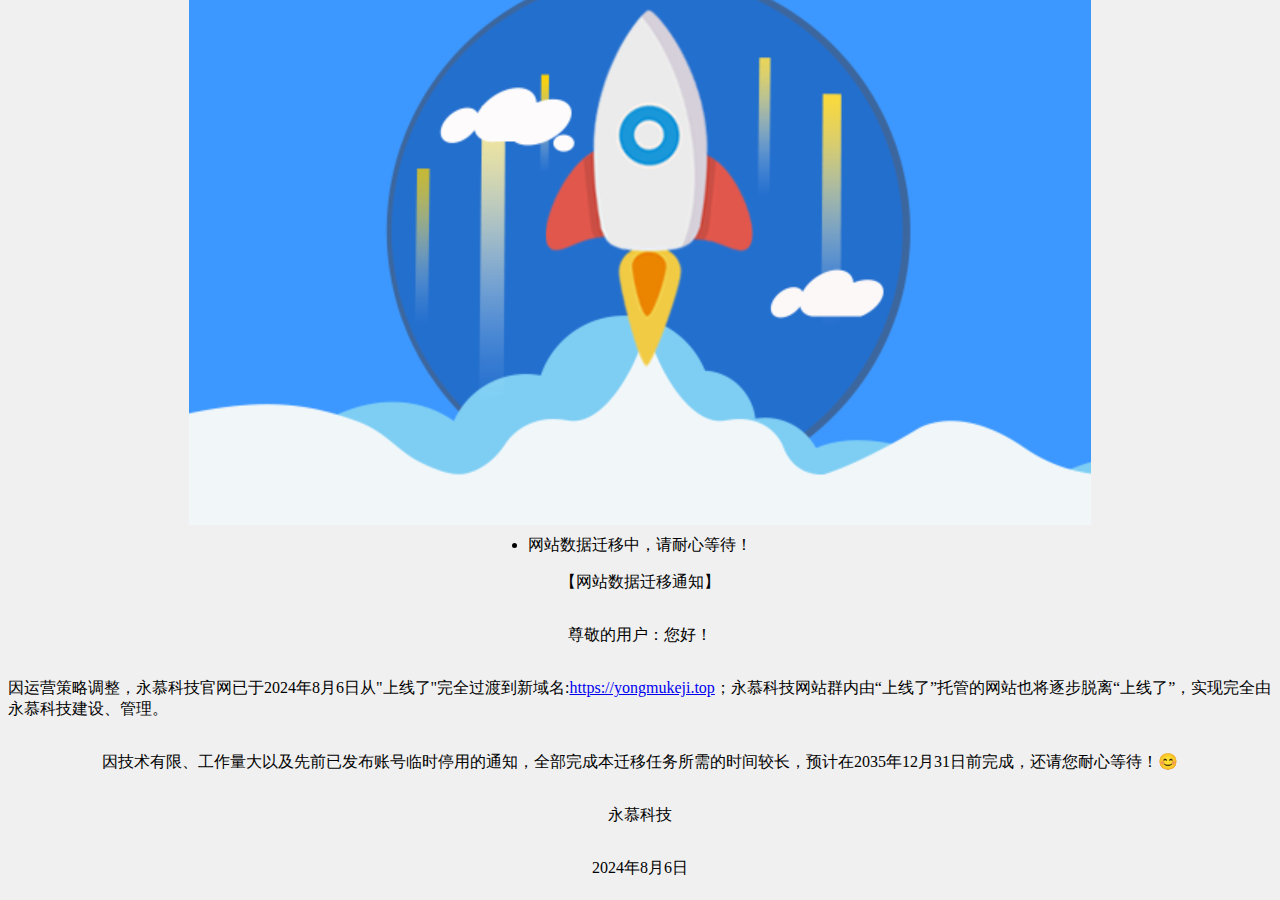
<file: 永慕科技网站数据迁移通知.html>
<!DOCTYPE html>  
<html lang="en">  
<head>  
<meta charset="UTF-8">  
<meta name="viewport" content="width=device-width, initial-scale=1.0">  
<title>【永慕科技】网站数据迁移中...</title>  
<style>  
  body, html {  
    height: 70%;  
    margin: 5;  
    display: flex;  
    flex-direction: column;  
    align-items: center;  
    justify-content: center;  
    background-color: #f0f0f0; /* 淡灰色背景，可根据需要调整 */  
  }  
  
  img {  
    max-width: 100%; /* 响应式图片 */  
    height: auto;  
    display: block; /* 移除图片下方可能的间隙 */  
    margin-bottom: 10px; /* 图片和文本之间的间距 */  
  }  
  
  .maintenance-message {  
    font-size: 30px; /* 文本大小，可根据需要调整 */  
    color: #333; /* 文本颜色，可根据需要调整 */  
    text-align: center; /* 文本居中 */  
  }  
</style>  
</head>  
<body>  
  
<img src="升级维护通知.png" alt="系统维护中图片"> 
<li>网站数据迁移中，请耐心等待！</li> 
<p>【网站数据迁移通知】</p>
<p>尊敬的用户：您好！</p>
            <p>因运营策略调整，永慕科技官网已于2024年8月6日从"上线了"完全过渡到新域名:<a href="https://yongmukeji.top" target="_blank">https://yongmukeji.top</a>；永慕科技网站群内由“上线了”托管的网站也将逐步脱离“上线了”，实现完全由永慕科技建设、管理。</p>
            <p>因技术有限、工作量大以及先前已发布账号临时停用的通知，全部完成本迁移任务所需的时间较长，预计在2035年12月31日前完成，还请您耐心等待！😊</p>
            <p>永慕科技</p>
            <p>2024年8月6日</p>
        </div>  
</body>  
</html>
</file>
<file: wearCAD-styles.css>
body {  
    font-family: Arial, sans-serif;  
    margin: 0;  
    padding: 0;  
    display: flex;  
    flex-direction: column;  
    align-items: center;  
    justify-content: center;  
    height: 100vh;  
    background-color: #f4f4f4;  
}  
  
header {  
    width: 100%;  
    text-align: center;  
    margin-bottom: 20px;  
}  
  
.carousel {  
    position: relative;  
    width: 80%;  
    max-width: 800px;  
    overflow: hidden;  
    border: 2px solid #ddd;  
    border-radius: 10px;  
    box-shadow: 0 4px 8px rgba(0, 0, 0, 0.1);  
}  
  
.carousel-inner {  
    display: flex;  
    transition: transform 0.5s ease-in-out;  
}  
  
.carousel-item {  
    min-width: 100%;  
    box-sizing: border-box;  
}  
  
.carousel-item img {  
    width: 100%;  
    display: block;  
}  
  
.carousel-btn {  
    position: absolute;  
    top: 50%;  
    transform: translateY(-50%);  
    background-color: rgba(0, 0, 0, 0.5);  
    color: white;  
    border: none;  
    padding: 10px;  
    cursor: pointer;  
    z-index: 10;  
}  
  
.carousel-btn.prev {  
    left: 5px;  
}  
  
.carousel-btn.next {  
    right: 5px;  
}  
  
.notification {  
    width: 80%;  
    max-width: 800px;  
    text-align: center;  
    margin-top: 20px;  
    padding: 20px;  
    background-color: white;  
    border: 1px solid #ddd;  
    border-radius: 10px;  
    box-shadow: 0 4px 8px rgba(0, 0, 0, 0.1);  
}
</file>
